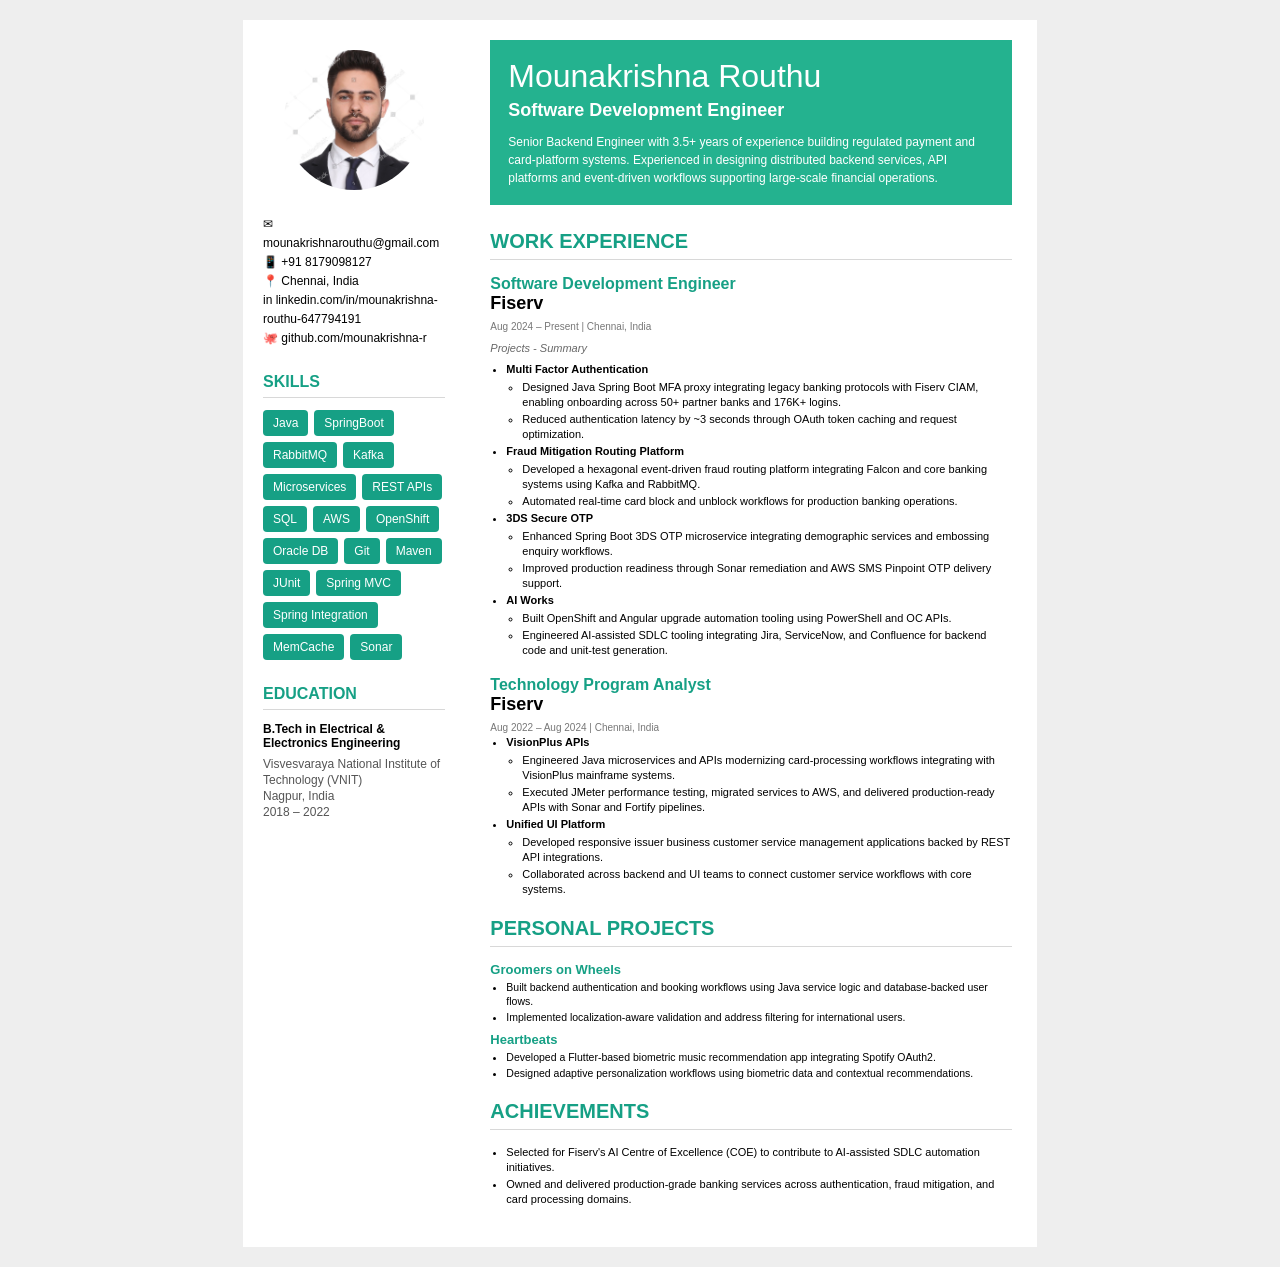
<file: MK_resume/index.html>
<!DOCTYPE html>
<html lang="en">
<head>
  <meta charset="UTF-8">
  <title>Mounakrishna Routhu Resume</title>
  <link rel="stylesheet" href="style.css">
</head>
<body>

<div class="resume">

  <!-- LEFT SIDEBAR -->

  <div class="left">

    <img src="profile.jpg" class="profile">

    <div class="contact">
      <p>✉ mounakrishnarouthu@gmail.com</p>
      <p>📱 +91 8179098127</p>
      <p>📍 Chennai, India</p>
      <p>in linkedin.com/in/mounakrishna-routhu-647794191</p>
      <p>🐙 github.com/mounakrishna-r</p>
    </div>

    <h2>SKILLS</h2>

    <div class="skills">

      <span>Java</span>
      <span>SpringBoot</span>
      <span>RabbitMQ</span>
      <span>Kafka</span>
      <span>Microservices</span>
      <span>REST APIs</span>
      <span>SQL</span>
      <span>AWS</span>
      <span>OpenShift</span>
      <span>Oracle DB</span>
      <span>Git</span>
      <span>Maven</span>
      <span>JUnit</span>
      <span>Spring MVC</span>
      <span>Spring Integration</span>
      <span>MemCache</span>
      <span>Sonar</span>

    </div>

    <h2>EDUCATION</h2>

    <div class="education">
      <h4>B.Tech in Electrical & Electronics Engineering</h4>
      <p>Visvesvaraya National Institute of Technology (VNIT)</p>
      <p>Nagpur, India</p>
      <p>2018 – 2022</p>
    </div>

  </div>

  <!-- RIGHT SIDE -->

  <div class="right">

    <div class="header">

      <h1>Mounakrishna Routhu</h1>

      <h3>Software Development Engineer</h3>

      <p>
        Senior Backend Engineer with 3.5+ years of experience building regulated payment and card-platform systems.
        Experienced in designing distributed backend services, API platforms and event-driven workflows supporting
        large-scale financial operations.
      </p>

    </div>

    <section>

      <h2>WORK EXPERIENCE</h2>

      <div class="job">

        <h3>Software Development Engineer</h3>
        <h4>Fiserv</h4>

        <span class="date">
          Aug 2024 – Present | Chennai, India
        </span>

        <p class="project-title">
          Projects - Summary
        </p>

        <ul>

          <li>
            <strong>Multi Factor Authentication</strong>
            <ul>
              <li>Designed Java Spring Boot MFA proxy integrating legacy banking protocols with Fiserv CIAM, enabling onboarding across 50+ partner banks and 176K+ logins.</li>
              <li>Reduced authentication latency by ~3 seconds through OAuth token caching and request optimization.</li>
            </ul>
          </li>

          <li>
            <strong>Fraud Mitigation Routing Platform</strong>
            <ul>
              <li>Developed a hexagonal event-driven fraud routing platform integrating Falcon and core banking systems using Kafka and RabbitMQ.</li>
              <li>Automated real-time card block and unblock workflows for production banking operations.</li>
            </ul>
          </li>

          <li>
            <strong>3DS Secure OTP</strong>
            <ul>
              <li>Enhanced Spring Boot 3DS OTP microservice integrating demographic services and embossing enquiry workflows.</li>
              <li>Improved production readiness through Sonar remediation and AWS SMS Pinpoint OTP delivery support.</li>
            </ul>
          </li>

          <li>
            <strong>AI Works</strong>
            <ul>
              <li>Built OpenShift and Angular upgrade automation tooling using PowerShell and OC APIs.</li>
              <li>Engineered AI-assisted SDLC tooling integrating Jira, ServiceNow, and Confluence for backend code and unit-test generation.</li>
            </ul>
          </li>

        </ul>

      </div>

      <div class="job">

        <h3>Technology Program Analyst</h3>
        <h4>Fiserv</h4>

        <span class="date">
          Aug 2022 – Aug 2024 | Chennai, India
        </span>

        <ul>

          <li>
            <strong>VisionPlus APIs</strong>
            <ul>
              <li>Engineered Java microservices and APIs modernizing card-processing workflows integrating with VisionPlus mainframe systems.</li>
              <li>Executed JMeter performance testing, migrated services to AWS, and delivered production-ready APIs with Sonar and Fortify pipelines.</li>
            </ul>
          </li>

          <li>
            <strong>Unified UI Platform</strong>
            <ul>
              <li>Developed responsive issuer business customer service management applications backed by REST API integrations.</li>
              <li>Collaborated across backend and UI teams to connect customer service workflows with core systems.</li>
            </ul>
          </li>

        </ul>

      </div>

    </section>

    <section>

    <h2>PERSONAL PROJECTS</h2>

    <div class="mini-section">

        <h3>Groomers on Wheels</h3>

        <ul>
            <li>Built backend authentication and booking workflows using Java service logic and database-backed user flows.</li>
            <li>Implemented localization-aware validation and address filtering for international users.</li>
        </ul>

        <h3>Heartbeats</h3>

        <ul>
            <li>Developed a Flutter-based biometric music recommendation app integrating Spotify OAuth2.</li>
            <li>Designed adaptive personalization workflows using biometric data and contextual recommendations.</li>
        </ul>

    </div>

</section>

<section>

    <h2>ACHIEVEMENTS</h2>

    <ul>

        <li>
            Selected for Fiserv's AI Centre of Excellence (COE) to contribute to AI-assisted SDLC automation initiatives.
        </li>

        <li>
            Owned and delivered production-grade banking services across authentication, fraud mitigation, and card processing domains.
        </li>

    </ul>

</section>

  </div>

</div>

</body>
</html>
</file>
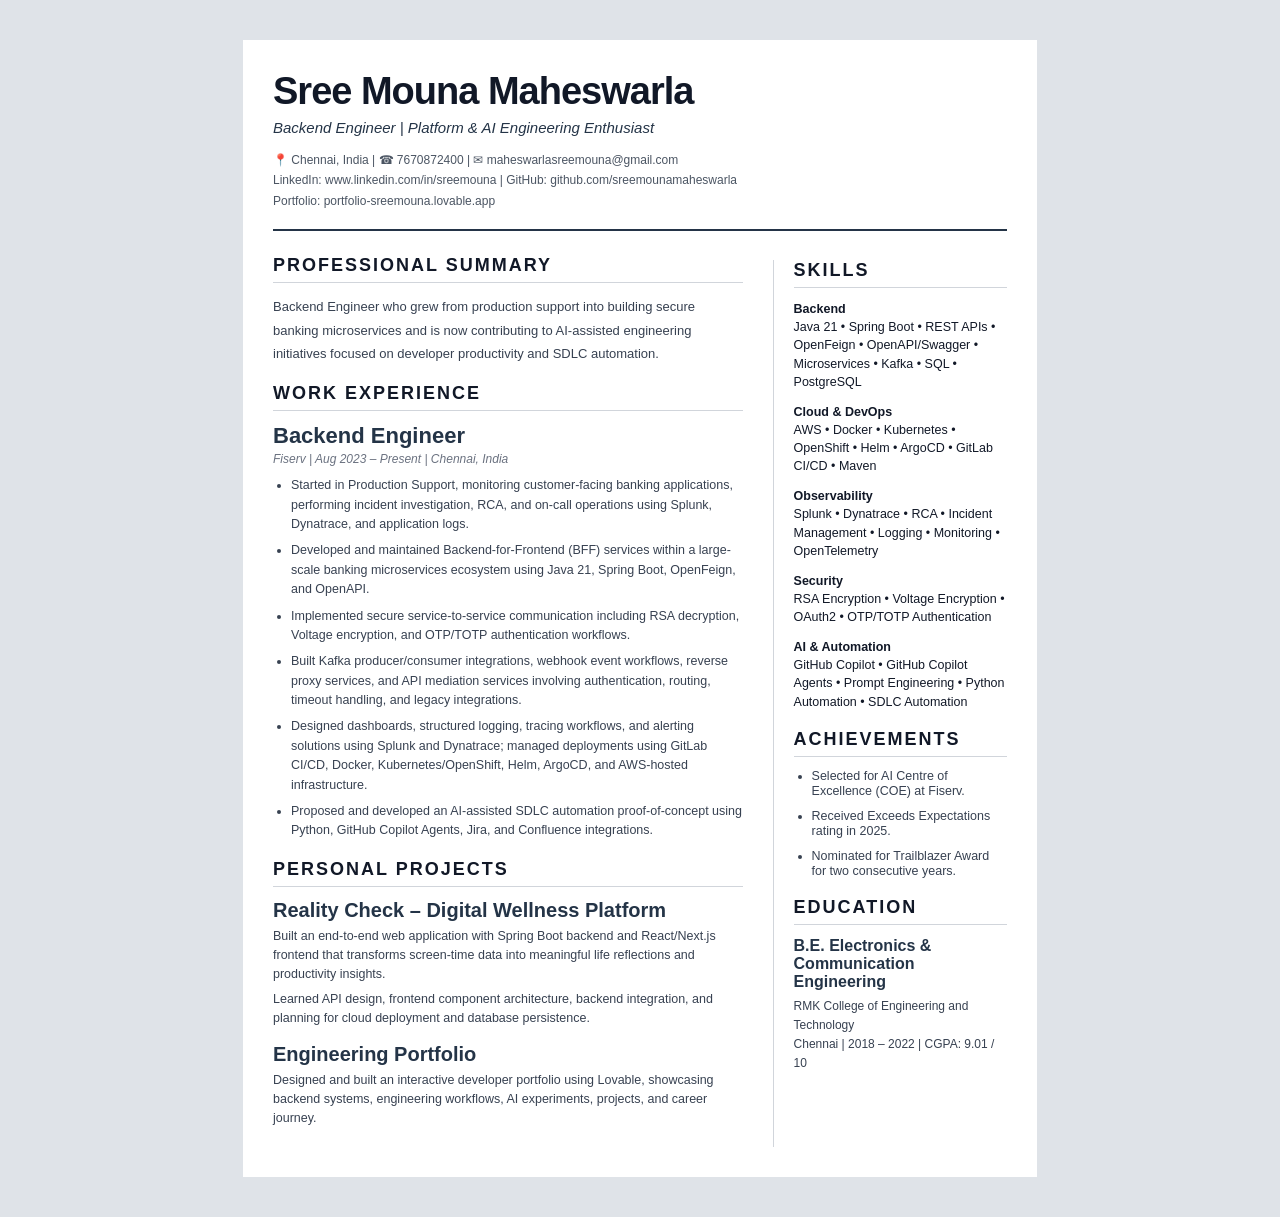
<file: SREE_resume/index.html>
<!DOCTYPE html>
<html>
<head>
    <title>Sree Mouna Maheswarla Resume</title>
    <link rel="stylesheet" href="style.css">
</head>

<body>

<div class="resume">

    <!-- HEADER -->

    <header>

        <h1 class="name">Sree Mouna Maheswarla</h1>

        <p class="tagline">
            Backend Engineer | Platform & AI Engineering Enthusiast
        </p>

        <div class="contact">

            📍 Chennai, India |

            ☎ 7670872400 |

            ✉ maheswarlasreemouna@gmail.com

            <br>

            LinkedIn:
            www.linkedin.com/in/sreemouna

            |

            GitHub:
            github.com/sreemounamaheswarla

            <br>

            Portfolio:
            portfolio-sreemouna.lovable.app

        </div>

        <div class="header-divider"></div>

    </header>

    <!-- MAIN CONTENT -->

    <div class="main">

        <!-- LEFT SECTION -->

        <div class="left">

            <section>

                <h2 class="section-title">
                    PROFESSIONAL SUMMARY
                </h2>

                <p class="summary">

                    Backend Engineer who grew from production support into building secure banking microservices and is now contributing to AI-assisted engineering initiatives focused on developer productivity and SDLC automation.

                </p>

            </section>

            <section>

                <h2 class="section-title">
                    WORK EXPERIENCE
                </h2>

                <div class="job">

                    <h3>
                        Backend Engineer
                    </h3>

                    <p class="company">

                        Fiserv |
                        Aug 2023 – Present |
                        Chennai, India

                    </p>

                    <ul>

                        <li>
                            Started in Production Support, monitoring customer-facing banking applications, performing incident investigation, RCA, and on-call operations using Splunk, Dynatrace, and application logs.
                        </li>

                        <li>
                            Developed and maintained Backend-for-Frontend (BFF) services within a large-scale banking microservices ecosystem using Java 21, Spring Boot, OpenFeign, and OpenAPI.
                        </li>

                        <li>
                            Implemented secure service-to-service communication including RSA decryption, Voltage encryption, and OTP/TOTP authentication workflows.
                        </li>

                        <li>
                            Built Kafka producer/consumer integrations, webhook event workflows, reverse proxy services, and API mediation services involving authentication, routing, timeout handling, and legacy integrations.
                        </li>

                        <li>
                            Designed dashboards, structured logging, tracing workflows, and alerting solutions using Splunk and Dynatrace; managed deployments using GitLab CI/CD, Docker, Kubernetes/OpenShift, Helm, ArgoCD, and AWS-hosted infrastructure.
                        </li>

                        <li>
                            Proposed and developed an AI-assisted SDLC automation proof-of-concept using Python, GitHub Copilot Agents, Jira, and Confluence integrations.
                        </li>

                    </ul>

                </div>

            </section>

            <section>

                <h2 class="section-title">
                    PERSONAL PROJECTS
                </h2>

                <div class="project">

                    <h3>
                        Reality Check – Digital Wellness Platform
                    </h3>

                    <p>

                        Built an end-to-end web application with Spring Boot backend and React/Next.js frontend that transforms screen-time data into meaningful life reflections and productivity insights.

                    </p>

                    <p>

                        Learned API design, frontend component architecture, backend integration, and planning for cloud deployment and database persistence.

                    </p>

                </div>

                <div class="project">

                    <h3>
                        Engineering Portfolio
                    </h3>

                    <p>

                        Designed and built an interactive developer portfolio using Lovable, showcasing backend systems, engineering workflows, AI experiments, projects, and career journey.

                    </p>

                </div>

            </section>

        </div>

        <!-- RIGHT SECTION -->

        <div class="right">

            <section>

                <h2 class="section-title">
                    SKILLS
                </h2>

                <div class="skill-block">

                    <b>Backend</b><br>

                    Java 21 • Spring Boot • REST APIs • OpenFeign • OpenAPI/Swagger • Microservices • Kafka • SQL • PostgreSQL

                </div>

                <div class="skill-block">

                    <b>Cloud & DevOps</b><br>

                    AWS • Docker • Kubernetes • OpenShift • Helm • ArgoCD • GitLab CI/CD • Maven

                </div>

                <div class="skill-block">

                    <b>Observability</b><br>

                    Splunk • Dynatrace • RCA • Incident Management • Logging • Monitoring • OpenTelemetry

                </div>

                <div class="skill-block">

                    <b>Security</b><br>

                    RSA Encryption • Voltage Encryption • OAuth2 • OTP/TOTP Authentication

                </div>

                <div class="skill-block">

                    <b>AI & Automation</b><br>

                    GitHub Copilot • GitHub Copilot Agents • Prompt Engineering • Python Automation • SDLC Automation

                </div>

            </section>

            <section>

                <h2 class="section-title">
                    ACHIEVEMENTS
                </h2>

                <ul class="side-list">

                    <li>
                        Selected for AI Centre of Excellence (COE) at Fiserv.
                    </li>

                    <li>
                        Received Exceeds Expectations rating in 2025.
                    </li>

                    <li>
                        Nominated for Trailblazer Award for two consecutive years.
                    </li>

                </ul>

            </section>

            <section>

                <h2 class="section-title">
                    EDUCATION
                </h2>

                <div class="education">

                    <h3>
                        B.E. Electronics & Communication Engineering
                    </h3>

                    <p>

                        RMK College of Engineering and Technology

                        <br>

                        Chennai

                        |

                        2018 – 2022

                        |

                        CGPA: 9.01 / 10

                    </p>

                </div>

            </section>

        </div>

    </div>

</div>

</body>
</html>
</file>
<file: MK_resume/style.css>
*{
    margin:0;
    padding:0;
    box-sizing:border-box;
    font-family:Arial, Helvetica, sans-serif;
}

body{
    background:#eeeeee;
    padding:20px;
}

.resume{
    width:794px;
    min-height:1123px;
    margin:auto;
    background:white;
    display:flex;
}

.left{
    width:28%;
    padding:30px 20px;
}

.right{
    width:72%;
    padding:20px 25px;
}

.profile{
    width:140px;
    height:140px;
    border-radius:60%;
    object-fit:cover;
    display:block;
    margin:auto;
    margin-bottom:25px;
}

.contact{
    font-size:12px;
    line-height:19px;
    word-break:break-word;
}

.left h2{
    color:#16a085;
    font-size:16px;
    margin-top:25px;
    margin-bottom:12px;
    border-bottom:1px solid #d8d8d8;
    padding-bottom:6px;
}

.skills{
    display:flex;
    flex-wrap:wrap;
    gap:6px;
}

.skills span{
    background:#16a085;
    color:white;
    padding:6px 10px;
    border-radius:4px;
    font-size:12px;
}

.education h4{
    font-size:12px;
    margin-bottom:6px;
}

.education p{
    font-size:12px;
    line-height:16px;
    color:#555;
}

.header{
    background:#24b28f;
    color:white;
    padding:18px;
    margin-bottom:25px;
}

.header h1{
    font-size:32px;
    margin-bottom:5px;
    font-weight:500;
}

.header h3{
    font-size:18px;
    margin-bottom:12px;
    font-weight:600;
}

.header p{
    font-size:12px;
    line-height:18px;
}

section{
    margin-bottom:20px;
}

section h2{
    color:#16a085;
    font-size:20px;
    margin-bottom:15px;
    border-bottom:1px solid #d8d8d8;
    padding-bottom:6px;
}

.job{
    margin-bottom:18px;
}

.job h3{
    color:#16a085;
    font-size:16px;
    font-weight:bold;
}

.job h4{
    font-size:18px;
    margin-bottom:2px;
}

.date{
    font-size:10px;
    color:#777;
}

.project-title{
    margin-top:8px;
    margin-bottom:8px;
    font-style:italic;
    font-size:11px;
    color:#666;
}

ul{
    padding-left:16px;
}

li{
    font-size:11px;
    line-height:15px;
    margin-bottom:2px;
}

li ul{
    margin-top:3px;
}

strong{
    font-size:11px;
}

.mini-section h3{
    color:#16a085;
    font-size:13px;
    margin-top:8px;
    margin-bottom:3px;
}

.mini-section ul{
    padding-left:16px;
}

.mini-section li{
    font-size:10.5px;
    line-height:14px;
}
</file>
<file: SREE_resume/style.css>
*{
    margin:0;
    padding:0;
    box-sizing:border-box;
}

body{
    background:#dfe3e8;
    font-family:Arial, Helvetica, sans-serif;
    color:#111827;
    padding:40px;
}

.resume{
    width:794px;
    min-height:1123px;
    background:white;
    margin:auto;
    padding:30px;
}

/* HEADER */

.name{
    font-size:38px;
    font-weight:700;
    color:#111827;
    letter-spacing:-1px;
}

.tagline{
    margin-top:6px;
    font-size:15px;
    color:#243447;
    font-style:italic;
}

.contact{
    margin-top:14px;
    font-size:12px;
    color:#4b5563;
    line-height:1.7;
}

.header-divider{
    height:2px;
    background:#243447;
    margin-top:18px;
    margin-bottom:24px;
}

/* LAYOUT */

.main{
    display:flex;
    gap:30px;
}

.left{
    flex:2.2;
}

.right{
    flex:1;
    border-left:1px solid #d1d5db;
    padding-left:20px;
    margin-top:5px;
}

/* SECTION */

section{
    margin-bottom:18px;
}

.section-title{
    font-size:18px;
    letter-spacing:2px;
    font-weight:700;
    color:#111827;
    border-bottom:1px solid #d1d5db;
    padding-bottom:6px;
    margin-bottom:12px;
}

.summary{
    font-size:13px;
    line-height:1.8;
    color:#374151;
}

/* WORK EXPERIENCE */

.job h3{
    font-size:22px;
    color:#243447;
    margin-bottom:3px;
}

.company{
    font-size:12px;
    color:#6b7280;
    font-style:italic;
    margin-bottom:10px;
}

ul{
    padding-left:18px;
}

li{
    font-size:12.5px;
    line-height:1.55;
    margin-bottom:7px;
    color:#374151;
}

/* PROJECTS */

.project{
    margin-bottom:14px;
}

.project h3{
    font-size:20px;
    color:#243447;
    margin-bottom:5px;
}

.project p{
    font-size:12.5px;
    line-height:1.55;
    color:#374151;
    margin-top:5px;
}

/* SKILLS */

.skill-block{
    margin-bottom:12px;
    font-size:12.5px;
    line-height:1.45;
    color:#111827;
}

.skill-heading{
    display:inline-block;
    background:#f3f4f6;
    color:#243447;
    font-weight:700;
    font-size:13px;
    padding:4px 8px;
    border-radius:6px;
    margin-bottom:5px;
}

/* ACHIEVEMENTS */

.side-list li{
    font-size:12.5px;
    line-height:1.2;
    margin-bottom:10px;
}

/* EDUCATION */

.education h3{
    font-size:16px;
    color:#243447;
    margin-bottom:6px;
}

.education p{
    font-size:12px;
    line-height:1.6;
    color:#374151;
}
</file>
